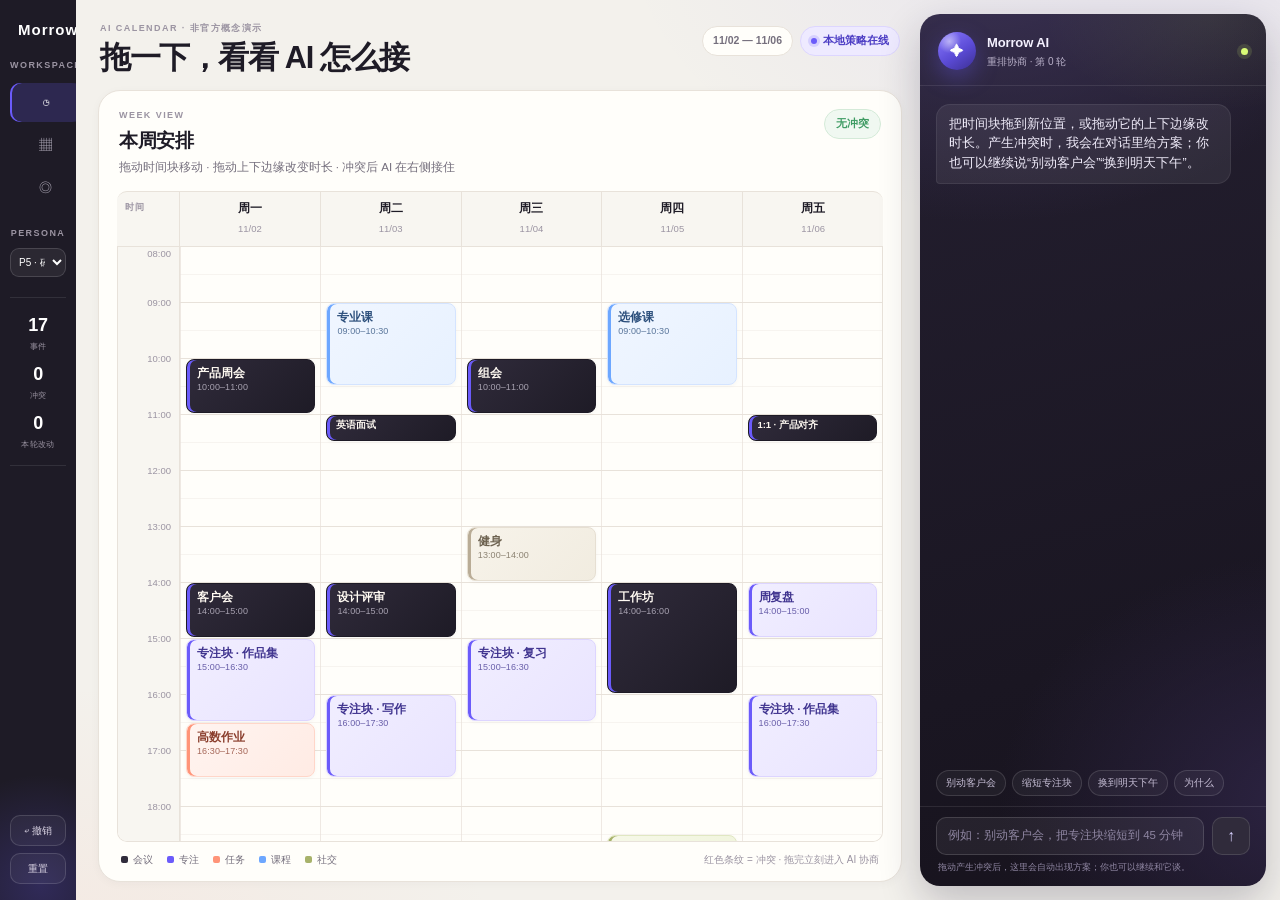
<file: calendar-rescheduler/frontend/index.html>
<!DOCTYPE html>
<html lang="zh-CN">
<head>
<meta charset="UTF-8">
<meta name="viewport" content="width=device-width, initial-scale=1.0">
<title>Morrow · 重排实验室</title>
<link rel="stylesheet" href="style.css">
</head>
<body>
<div class="app">
  <aside class="sidebar">
    <div class="brand">
      <span class="brand-mark">Morrow</span>
      <span class="brand-sub">WARMGRID</span>
    </div>

    <nav class="side-nav">
      <span class="side-label">WORKSPACE</span>
      <button class="side-item active" type="button"><span class="side-ico">◷</span><span>重排实验室</span></button>
      <button class="side-item" type="button"><span class="side-ico">▦</span><span>本周日历</span></button>
      <button class="side-item" type="button"><span class="side-ico">◎</span><span>画像设置</span></button>
    </nav>

    <div class="side-block">
      <span class="side-label">PERSONA</span>
      <select id="persona" aria-label="用户画像"></select>
      <p id="personaHint" class="persona-hint"></p>
    </div>

    <div class="side-stats">
      <div><b id="statEvents">0</b><span>事件</span></div>
      <div><b id="statConflicts">0</b><span>冲突</span></div>
      <div><b id="statChanges">0</b><span>本轮改动</span></div>
    </div>

    <div class="side-foot">
      <button id="undoBtn" class="side-btn" type="button">↩ 撤销</button>
      <button id="resetBtn" class="side-btn" type="button">重置</button>
    </div>
  </aside>

  <main class="main">
    <header class="topbar">
      <div>
        <span class="kicker">AI CALENDAR · 非官方概念演示</span>
        <h1>拖一下，看看 AI 怎么接</h1>
      </div>
      <div class="top-meta">
        <span class="pill">11/02 — 11/06</span>
        <span class="pill live"><i></i>本地策略在线</span>
      </div>
    </header>

    <section class="calendar-card">
      <div class="cal-head">
        <div>
          <span class="kicker">WEEK VIEW</span>
          <h2>本周安排</h2>
          <p>拖动时间块移动 · 拖动上下边缘改变时长 · 冲突后 AI 在右侧接住</p>
        </div>
        <div id="calStatus" class="cal-status ok">无冲突</div>
      </div>

      <div class="week-head">
        <div class="week-corner">时间</div>
        <div class="week-day" data-day="0"><b>周一</b><span>11/02</span></div>
        <div class="week-day" data-day="1"><b>周二</b><span>11/03</span></div>
        <div class="week-day" data-day="2"><b>周三</b><span>11/04</span></div>
        <div class="week-day" data-day="3"><b>周四</b><span>11/05</span></div>
        <div class="week-day" data-day="4"><b>周五</b><span>11/06</span></div>
      </div>

      <div class="cal-scroll" id="calScroll">
        <div class="calendar" id="calendar">
          <div class="time-col" id="timeCol"></div>
          <div class="day-col" data-day="0"></div>
          <div class="day-col" data-day="1"></div>
          <div class="day-col" data-day="2"></div>
          <div class="day-col" data-day="3"></div>
          <div class="day-col" data-day="4"></div>
          <div id="dragTip" class="drag-tip hidden"></div>
        </div>
      </div>

      <div class="legend">
        <span><i class="dot meeting"></i>会议</span>
        <span><i class="dot focus"></i>专注</span>
        <span><i class="dot task"></i>任务</span>
        <span><i class="dot class"></i>课程</span>
        <span><i class="dot social"></i>社交</span>
        <span class="legend-tip">红色条纹 = 冲突 · 拖完立刻进入 AI 协商</span>
      </div>
    </section>
  </main>

  <aside class="chat-panel" id="chatPanel">
    <header class="chat-head">
      <div class="ai-orb"><span>✦</span></div>
      <div class="chat-title">
        <b>Morrow AI</b>
        <small>重排协商 · <span id="roundLabel">第 0 轮</span></small>
      </div>
      <span class="live-dot" title="本地策略在线"></span>
    </header>

    <div class="messages" id="messages"></div>
    <div class="typing hidden" id="typing"><i></i><i></i><i></i><span>在算代价…</span></div>

    <div class="chips" id="chips">
      <button type="button" data-chip="别动客户会">别动客户会</button>
      <button type="button" data-chip="把专注块缩短到 45 分钟">缩短专注块</button>
      <button type="button" data-chip="换到明天下午">换到明天下午</button>
      <button type="button" data-chip="为什么">为什么</button>
    </div>

    <form class="composer" id="composer">
      <input id="chatInput" autocomplete="off" placeholder="例如：别动客户会，把专注块缩短到 45 分钟" />
      <button class="send" type="submit" aria-label="发送">↑</button>
    </form>
    <p class="composer-hint">拖动产生冲突后，这里会自动出现方案；你也可以继续和它谈。</p>
  </aside>
</div>

<div id="toast" class="toast hidden" role="status"></div>
<script src="planner.js"></script>
<script src="app.js"></script>
</body>
</html>
</file>
<file: calendar-rescheduler/frontend/style.css>
:root {
  --wg-bg: #f3f1ec;
  --wg-surface: #fffefa;
  --wg-surface-2: #f8f6f1;
  --wg-surface-3: #fcfbf8;
  --wg-ink: #1e1b26;
  --wg-ink-2: #302b3b;
  --wg-muted: #756f7d;
  --wg-muted-2: #9b94a2;
  --wg-line: #e8e2da;
  --wg-line-strong: #d8d0c6;
  --wg-purple: #6b5bfa;
  --wg-purple-deep: #4b3cc4;
  --wg-purple-soft: #eeeaff;
  --wg-lime: #d9fb76;
  --wg-lime-deep: #b9df49;
  --wg-coral: #ff9478;
  --wg-blue: #6da7ff;
  --wg-danger: #d95252;
  --wg-success: #3e9b63;
  --shadow: 0 2px 10px rgba(38, 30, 55, .035);
  --shadow-rail: 0 16px 40px rgba(31, 23, 53, .24);
  --hour: 56px;
}

* { box-sizing: border-box; }
html, body { margin: 0; height: 100%; }

body {
  font: 14px/1.5 "Segoe UI", "Microsoft YaHei", "PingFang SC", sans-serif;
  color: var(--wg-ink);
  background:
    radial-gradient(900px 520px at 92% -8%, rgba(107, 91, 250, .10), transparent 62%),
    radial-gradient(760px 480px at 4% 108%, rgba(255, 148, 120, .09), transparent 60%),
    var(--wg-bg);
  -webkit-font-smoothing: antialiased;
}

button, input, select { font: inherit; color: inherit; }
button { cursor: pointer; }
h1, h2, h3, p { margin: 0; }

.app {
  display: grid;
  grid-template-columns: 216px minmax(0, 1fr) 384px;
  height: 100vh;
  overflow: hidden;
}

/* ---------------------------------------------------------------- sidebar */
.sidebar {
  background: var(--wg-ink);
  color: #fff;
  padding: 24px 16px 18px;
  display: flex;
  flex-direction: column;
  gap: 24px;
  min-height: 0;
  position: relative;
  overflow: hidden;
}
.sidebar::after {
  content: "";
  position: absolute;
  inset: auto -80px -100px auto;
  width: 230px;
  height: 230px;
  border-radius: 50%;
  background: radial-gradient(circle, rgba(107, 91, 250, .24), transparent 68%);
  pointer-events: none;
}
.brand { padding: 0 8px; position: relative; z-index: 1; }
.brand-mark {
  display: block;
  font-size: 25px;
  font-weight: 800;
  letter-spacing: 4px;
  line-height: 1.1;
}
.brand-sub {
  display: block;
  margin-top: 6px;
  font-size: 9px;
  font-weight: 700;
  letter-spacing: .18em;
  color: var(--wg-muted-2);
}

.side-nav { display: grid; gap: 4px; position: relative; z-index: 1; }
.side-label {
  display: block;
  font-size: 9px;
  font-weight: 800;
  letter-spacing: .16em;
  color: var(--wg-muted-2);
  padding: 0 10px 7px;
}
.side-item {
  display: flex;
  align-items: center;
  gap: 9px;
  width: 100%;
  border: 0;
  background: transparent;
  color: #cfc9d8;
  border-radius: 10px;
  padding: 9px 10px;
  font-size: 12.5px;
  text-align: left;
  transition: .16s ease;
}
.side-item:hover { background: rgba(255, 255, 255, .055); color: #fff; }
.side-item.active {
  background: rgba(107, 91, 250, .20);
  color: #fff;
  box-shadow: inset 2px 0 0 var(--wg-purple);
}
.side-ico { width: 14px; text-align: center; opacity: .8; }

.side-block { position: relative; z-index: 1; }
.side-block select {
  width: 100%;
  border: 1px solid rgba(255, 255, 255, .14);
  background: rgba(255, 255, 255, .06);
  color: #fff;
  border-radius: 9px;
  padding: 8px 9px;
  font-size: 12px;
  outline: none;
}
.side-block select option { color: var(--wg-ink); }
.persona-hint {
  margin-top: 7px;
  padding: 0 2px;
  font-size: 10.5px;
  color: var(--wg-muted-2);
  line-height: 1.45;
}

.side-stats {
  display: grid;
  grid-template-columns: repeat(3, 1fr);
  gap: 6px;
  border-top: 1px solid rgba(255, 255, 255, .09);
  border-bottom: 1px solid rgba(255, 255, 255, .09);
  padding: 14px 2px;
  position: relative;
  z-index: 1;
}
.side-stats div { text-align: center; }
.side-stats b {
  display: block;
  font-size: 18px;
  font-weight: 750;
  font-variant-numeric: tabular-nums;
  letter-spacing: -.02em;
}
.side-stats span {
  display: block;
  font-size: 9px;
  color: var(--wg-muted-2);
  letter-spacing: .05em;
  margin-top: 2px;
}

.side-foot { margin-top: auto; display: grid; gap: 7px; position: relative; z-index: 1; }
.side-btn {
  border: 1px solid rgba(255, 255, 255, .14);
  background: rgba(255, 255, 255, .045);
  color: #d9d3e3;
  border-radius: 10px;
  padding: 8px 10px;
  font-size: 11.5px;
  text-align: left;
  transition: .16s ease;
}
.side-btn:hover { background: rgba(255, 255, 255, .09); color: #fff; }

/* ---------------------------------------------------------------- main */
.main {
  min-width: 0;
  min-height: 0;
  padding: 20px 18px 18px 22px;
  display: flex;
  flex-direction: column;
  gap: 16px;
}
.topbar {
  display: flex;
  align-items: flex-start;
  justify-content: space-between;
  gap: 18px;
  padding: 2px 2px 0;
  flex-shrink: 0;
}
.kicker {
  display: block;
  font-size: 9px;
  font-weight: 800;
  letter-spacing: .16em;
  text-transform: uppercase;
  color: var(--wg-muted-2);
}
.topbar h1 {
  margin-top: 5px;
  font-size: clamp(24px, 2.4vw, 32px);
  line-height: 1.1;
  font-weight: 800;
  letter-spacing: -.045em;
}
.top-meta { display: flex; gap: 7px; padding-top: 4px; flex-wrap: wrap; justify-content: flex-end; }
.pill {
  display: inline-flex;
  align-items: center;
  gap: 6px;
  border: 1px solid var(--wg-line);
  background: var(--wg-surface);
  color: var(--wg-muted);
  border-radius: 999px;
  padding: 6px 10px;
  font-size: 10.5px;
  font-weight: 650;
  white-space: nowrap;
}
.pill.live { color: var(--wg-purple-deep); border-color: #ddd6ff; background: var(--wg-purple-soft); }
.pill.live i {
  width: 6px; height: 6px; border-radius: 50%;
  background: var(--wg-purple);
  box-shadow: 0 0 0 3px rgba(107, 91, 250, .18);
}

.calendar-card {
  background: var(--wg-surface);
  border: 1px solid var(--wg-line);
  border-radius: 22px;
  box-shadow: var(--shadow);
  padding: 18px 18px 12px;
  display: flex;
  flex-direction: column;
  min-height: 0;
  overflow: hidden;
  flex: 1;
}
.cal-head {
  display: flex;
  align-items: flex-start;
  justify-content: space-between;
  gap: 16px;
  padding: 0 2px 14px;
}
.cal-head h2 { margin-top: 4px; font-size: 19px; font-weight: 780; letter-spacing: -.02em; }
.cal-head p { margin-top: 4px; color: var(--wg-muted); font-size: 11.5px; }

.cal-status {
  font-size: 10.5px;
  font-weight: 700;
  border-radius: 999px;
  padding: 6px 11px;
  white-space: nowrap;
  border: 1px solid transparent;
  transition: .2s ease;
}
.cal-status.ok { color: var(--wg-success); background: #f0f8f1; border-color: #d4ead8; }
.cal-status.bad { color: var(--wg-danger); background: #fdf0ef; border-color: #f0cfcc; }
.cal-status.pending { color: #9a6a1f; background: #fbf4e3; border-color: #ecd9ad; }

.week-head {
  display: grid;
  grid-template-columns: 62px repeat(5, minmax(0, 1fr));
  border-top: 1px solid var(--wg-line);
  border-bottom: 1px solid var(--wg-line);
  background: var(--wg-surface-2);
  border-radius: 10px 10px 0 0;
}
.week-corner { padding: 9px 8px; font-size: 9px; font-weight: 800; letter-spacing: .12em; color: var(--wg-muted-2); text-transform: uppercase; }
.week-day { padding: 8px 6px; text-align: center; border-left: 1px solid var(--wg-line); }
.week-day b { display: block; font-size: 11.5px; font-weight: 750; }
.week-day span { font-size: 9.5px; color: var(--wg-muted-2); font-variant-numeric: tabular-nums; }

.cal-scroll {
  flex: 1;
  min-height: 0;
  overflow: auto;
  border: 1px solid var(--wg-line);
  border-top: 0;
  border-radius: 0 0 10px 10px;
  background: var(--wg-surface);
}
.calendar {
  display: grid;
  grid-template-columns: 62px repeat(5, minmax(0, 1fr));
  position: relative;
  min-width: 720px;
}
.time-col {
  position: relative;
  height: calc(var(--hour) * 12);
  background: var(--wg-surface-2);
  border-right: 1px solid var(--wg-line);
  color: var(--wg-muted-2);
  font-size: 9.5px;
  font-variant-numeric: tabular-nums;
}
.time-label { position: absolute; right: 8px; transform: translateY(-50%); }
.time-label:first-child { transform: translateY(0); }
.day-col {
  position: relative;
  height: calc(var(--hour) * 12);
  border-left: 1px solid rgba(232, 226, 218, .7);
  background-image:
    repeating-linear-gradient(to bottom, transparent 0, transparent calc(var(--hour) - 1px), var(--wg-line) calc(var(--hour) - 1px), var(--wg-line) var(--hour)),
    repeating-linear-gradient(to bottom, transparent 0, transparent calc(var(--hour) / 2 - 1px), rgba(232, 226, 218, .34) calc(var(--hour) / 2 - 1px), rgba(232, 226, 218, .34) calc(var(--hour) / 2));
  background-size: 100% var(--hour), 100% var(--hour);
}

/* ---------------------------------------------------------------- events */
.event {
  --accent: var(--wg-purple);
  position: absolute;
  left: 5px;
  right: 5px;
  border-radius: 8px;
  padding: 6px 8px 6px 10px;
  overflow: hidden;
  border: 1px solid transparent;
  box-shadow: inset 3px 0 0 var(--accent), 0 1px 4px rgba(38, 30, 55, .04);
  user-select: none;
  touch-action: none;
  transition: box-shadow .16s ease, transform .16s ease, border-color .16s ease;
  z-index: 2;
}
.event:hover { box-shadow: inset 3px 0 0 var(--accent), 0 8px 20px rgba(38, 30, 55, .13); z-index: 6; }
.event .event-body { cursor: grab; height: 100%; }
.event .event-body:active { cursor: grabbing; }
.event b {
  display: block;
  font-size: 11.5px;
  line-height: 1.25;
  font-weight: 750;
  white-space: nowrap;
  overflow: hidden;
  text-overflow: ellipsis;
  letter-spacing: -.01em;
}
.event .etime {
  display: block;
  margin-top: 1px;
  font-size: 9px;
  opacity: .76;
  font-variant-numeric: tabular-nums;
  letter-spacing: .01em;
}
.event[data-tiny="1"] { padding: 3px 6px 3px 9px; }
.event[data-tiny="1"] .etime { display: none; }
.event[data-tiny="1"] b { font-size: 9.5px; }

.event.meeting {
  --accent: var(--wg-purple);
  background: linear-gradient(135deg, #302b3b, #1e1b26);
  border-color: #1e1b26;
  color: #fffaf2;
}
.event.meeting b { color: #fffaf2; }
.event.meeting .etime { color: #cfc9d8; }

.event.focus {
  --accent: var(--wg-purple);
  background: linear-gradient(135deg, #f1eeff, #e9e4ff);
  border-color: #ddd5ff;
  color: #3f338f;
}
.event.task {
  --accent: var(--wg-coral);
  background: linear-gradient(135deg, #fff4f0, #ffebe4);
  border-color: #ffd6c9;
  color: #8a3d2c;
}
.event.class {
  --accent: var(--wg-blue);
  background: linear-gradient(135deg, #f0f6ff, #e7f1ff);
  border-color: #d4e4ff;
  color: #2c4f7c;
}
.event.social {
  --accent: #a7b26a;
  background: linear-gradient(135deg, #f6f8e8, #eef3d8);
  border-color: #e0e7c2;
  color: #56602b;
}
.event.routine {
  --accent: #b9ac96;
  background: linear-gradient(135deg, #f7f3ea, #f1ece0);
  border-color: #e6dfd2;
  color: #6d6250;
}

.event .handle {
  position: absolute;
  left: 0; right: 0;
  height: 8px;
  cursor: ns-resize;
  z-index: 4;
}
.event .handle.top { top: -1px; }
.event .handle.bottom { bottom: -1px; }
.event .handle::after {
  content: "";
  position: absolute;
  left: 50%;
  top: 3px;
  width: 26px;
  height: 2px;
  border-radius: 2px;
  background: currentColor;
  opacity: 0;
  transform: translateX(-50%);
  transition: opacity .15s ease;
}
.event:hover .handle::after { opacity: .32; }

.event.dragging {
  z-index: 50;
  transform: scale(1.025);
  box-shadow: inset 3px 0 0 var(--accent), 0 18px 38px rgba(31, 23, 53, .22);
  opacity: .97;
}
.event.conflict {
  border-color: var(--wg-danger) !important;
  background-image: repeating-linear-gradient(135deg, rgba(217, 82, 82, .10) 0 8px, rgba(217, 82, 82, 0) 8px 16px) !important;
  box-shadow: inset 3px 0 0 var(--wg-danger), 0 0 0 1px rgba(217, 82, 82, .35);
  animation: conflictPulse 1.4s ease-in-out infinite;
}
.event.conflict::after {
  content: "!";
  position: absolute;
  right: 5px; top: 4px;
  width: 15px; height: 15px;
  border-radius: 50%;
  background: var(--wg-danger);
  color: #fff;
  font-size: 10px;
  font-weight: 800;
  display: grid;
  place-items: center;
}
.event.conflict .event-body { cursor: not-allowed; }
@keyframes conflictPulse {
  0%, 100% { box-shadow: inset 3px 0 0 var(--wg-danger), 0 0 0 0 rgba(217, 82, 82, .20); }
  50% { box-shadow: inset 3px 0 0 var(--wg-danger), 0 0 0 5px rgba(217, 82, 82, .045); }
}

.drag-tip {
  position: fixed;
  z-index: 80;
  background: var(--wg-ink-2);
  color: #fff;
  font-size: 10.5px;
  padding: 5px 9px;
  border-radius: 7px;
  pointer-events: none;
  box-shadow: 0 8px 20px rgba(24, 17, 38, .24);
  font-variant-numeric: tabular-nums;
}
.hidden { display: none !important; }

.legend {
  display: flex;
  align-items: center;
  gap: 14px;
  padding: 10px 4px 2px;
  color: var(--wg-muted);
  font-size: 10px;
  flex-wrap: wrap;
}
.legend .dot { display: inline-block; width: 7px; height: 7px; border-radius: 2px; margin-right: 5px; }
.dot.meeting { background: var(--wg-ink-2); }
.dot.focus { background: var(--wg-purple); }
.dot.task { background: var(--wg-coral); }
.dot.class { background: var(--wg-blue); }
.dot.social { background: #a7b26a; }
.legend-tip { margin-left: auto; color: var(--wg-muted-2); }

/* ---------------------------------------------------------------- dark AI rail */
.chat-panel {
  background:
    radial-gradient(620px 420px at 18% -6%, #3a3154 0%, transparent 62%),
    radial-gradient(520px 420px at 110% 90%, #2c2342 0%, transparent 58%),
    linear-gradient(165deg, #241f30 0%, #1a1622 72%, #17131d 100%);
  color: #f4f1ff;
  margin: 14px 14px 14px 0;
  border-radius: 20px;
  box-shadow: var(--shadow-rail);
  display: flex;
  flex-direction: column;
  min-height: 0;
  overflow: hidden;
  position: relative;
}
.chat-panel::before {
  content: "";
  position: absolute;
  inset: 0;
  pointer-events: none;
  background: radial-gradient(240px 140px at 84% 0%, rgba(217, 251, 118, .08), transparent 70%);
}
.chat-head {
  display: flex;
  align-items: center;
  gap: 11px;
  padding: 18px 18px 15px;
  border-bottom: 1px solid rgba(255, 255, 255, .09);
  position: relative;
  z-index: 1;
  flex-shrink: 0;
}
.ai-orb {
  width: 38px; height: 38px;
  border-radius: 50%;
  display: grid;
  place-items: center;
  background:
    radial-gradient(circle at 30% 25%, rgba(255, 255, 255, .5), transparent 30%),
    linear-gradient(145deg, #8b7bff, #5b4bd6 55%, #3c2f92);
  color: #fff;
  font-size: 14px;
  box-shadow: 0 8px 22px rgba(107, 91, 250, .35);
}
.chat-title b { display: block; font-size: 13px; letter-spacing: -.01em; }
.chat-title small { display: block; margin-top: 2px; font-size: 10px; color: #b9b1c9; }
.live-dot {
  margin-left: auto;
  width: 7px; height: 7px;
  border-radius: 50%;
  background: var(--wg-lime);
  box-shadow: 0 0 0 4px rgba(217, 251, 118, .13);
  animation: livePulse 2.4s ease-in-out infinite;
}
@keyframes livePulse {
  0%, 100% { box-shadow: 0 0 0 3px rgba(217, 251, 118, .10); opacity: .9; }
  50% { box-shadow: 0 0 0 6px rgba(217, 251, 118, .03); opacity: 1; }
}

.messages {
  flex: 1;
  min-height: 0;
  overflow-y: auto;
  padding: 18px 16px 10px;
  display: flex;
  flex-direction: column;
  gap: 12px;
  scroll-behavior: smooth;
  position: relative;
  z-index: 1;
}
.messages::-webkit-scrollbar, .cal-scroll::-webkit-scrollbar { width: 7px; height: 7px; }
.messages::-webkit-scrollbar-thumb { background: rgba(255, 255, 255, .16); border-radius: 99px; }
.cal-scroll::-webkit-scrollbar-thumb { background: var(--wg-line-strong); border-radius: 99px; }

.message {
  max-width: 94%;
  padding: 10px 12px;
  border-radius: 14px;
  font-size: 12.5px;
  line-height: 1.55;
  animation: msgIn .24s ease both;
}
.message.user {
  align-self: flex-end;
  background: linear-gradient(145deg, #7b6bff, #5f4de8);
  color: #fff;
  border-bottom-right-radius: 4px;
  box-shadow: 0 6px 18px rgba(95, 77, 232, .22);
}
.message.assistant {
  align-self: flex-start;
  background: rgba(255, 255, 255, .065);
  color: #f0ecfa;
  border: 1px solid rgba(255, 255, 255, .07);
  border-bottom-left-radius: 4px;
}
.message.system {
  align-self: center;
  color: #9f96b2;
  font-size: 10px;
  background: transparent;
  padding: 2px 8px;
  text-align: center;
}
@keyframes msgIn {
  from { opacity: 0; transform: translateY(6px); }
  to { opacity: 1; transform: none; }
}

/* ---------------------------------------------------------------- proposal card */
.proposal {
  margin-top: 10px;
  background: rgba(255, 255, 255, .07);
  border: 1px solid rgba(255, 255, 255, .12);
  border-radius: 14px;
  padding: 12px;
  box-shadow: inset 0 1px 0 rgba(255, 255, 255, .05);
  min-width: 270px;
}
.proposal .p-head { display: flex; align-items: center; gap: 7px; margin-bottom: 8px; }
.proposal .p-badge {
  font-size: 8.5px;
  font-weight: 800;
  letter-spacing: .1em;
  color: #3f338f;
  background: var(--wg-purple-soft);
  border-radius: 5px;
  padding: 2px 6px;
}
.proposal .p-summary { flex: 1; font-size: 11.5px; font-weight: 700; color: #fff; line-height: 1.35; }
.proposal .p-tier {
  font-size: 8.5px;
  font-weight: 700;
  color: #d8d1ff;
  background: rgba(107, 91, 250, .18);
  border: 1px solid rgba(107, 91, 250, .35);
  border-radius: 999px;
  padding: 1px 7px;
  white-space: nowrap;
}

.bill { display: grid; grid-template-columns: repeat(4, 1fr); gap: 5px; margin: 8px 0; }
.bill span {
  background: rgba(255, 255, 255, .045);
  border: 1px solid rgba(255, 255, 255, .08);
  border-radius: 8px;
  padding: 5px 4px;
  font-size: 8.5px;
  color: #a99fbb;
  text-align: center;
  letter-spacing: .03em;
}
.bill b { display: block; margin-top: 1px; color: #fff; font-size: 12px; font-variant-numeric: tabular-nums; }

.changes { margin: 0; padding: 0; list-style: none; display: grid; gap: 4px; }
.changes li {
  display: flex;
  gap: 6px;
  align-items: baseline;
  font-size: 10.5px;
  line-height: 1.4;
  color: #ddd6ec;
  background: rgba(255, 255, 255, .04);
  border-radius: 7px;
  padding: 5px 7px;
}
.changes li b { color: #fff; font-weight: 650; }
.changes li .arrow { color: #b9aaff; font-weight: 700; }
.changes li em { margin-left: auto; font-style: normal; color: #9f96b2; font-size: 9px; white-space: nowrap; }
.changes .empty { color: #a99fbb; font-size: 10.5px; }

.alts { display: flex; gap: 5px; margin: 8px 0 2px; flex-wrap: wrap; }
.alts button {
  border: 1px solid rgba(255, 255, 255, .13);
  background: rgba(255, 255, 255, .04);
  border-radius: 7px;
  padding: 5px 7px;
  font-size: 9px;
  color: #b9b1c9;
  transition: .15s ease;
}
.alts button:hover, .alts button.active {
  border-color: rgba(107, 91, 250, .65);
  background: rgba(107, 91, 250, .20);
  color: #fff;
}

.proposal .actions { display: flex; gap: 6px; margin-top: 9px; }
.proposal .actions button {
  border: 1px solid rgba(255, 255, 255, .14);
  background: transparent;
  color: #cfc8dc;
  border-radius: 8px;
  padding: 7px 9px;
  font-size: 10px;
  transition: .15s ease;
}
.proposal .actions .primary {
  flex: 1;
  background: var(--wg-purple-soft);
  border-color: var(--wg-purple-soft);
  color: #3f338f;
  font-weight: 750;
}
.proposal .actions .primary:hover { background: #fff; }
.proposal .actions .ghostbtn:hover { color: #fff; border-color: rgba(255, 255, 255, .3); }
.proposal .p-note {
  margin-top: 7px;
  color: #a99fbb;
  font-size: 9px;
  line-height: 1.45;
}

.typing {
  display: flex;
  align-items: center;
  gap: 7px;
  padding: 4px 18px 8px;
  color: #a99fbb;
  font-size: 10px;
  flex-shrink: 0;
}
.typing i { width: 4px; height: 4px; border-radius: 50%; background: #b9aaff; animation: blink 1.1s infinite; }
.typing i:nth-child(2) { animation-delay: .15s; }
.typing i:nth-child(3) { animation-delay: .3s; }
@keyframes blink { 0%, 80%, 100% { opacity: .2; } 40% { opacity: 1; } }

.chips { display: flex; gap: 6px; padding: 4px 16px 10px; overflow-x: auto; flex-shrink: 0; }
.chips button {
  border: 1px solid rgba(255, 255, 255, .13);
  background: rgba(255, 255, 255, .045);
  border-radius: 999px;
  padding: 5px 9px;
  font-size: 9.5px;
  color: #c5bdd4;
  white-space: nowrap;
  transition: .15s ease;
}
.chips button:hover { border-color: rgba(107, 91, 250, .45); color: #d8d1ff; background: rgba(107, 91, 250, .12); }

.composer {
  display: flex;
  gap: 8px;
  padding: 10px 16px 4px;
  border-top: 1px solid rgba(255, 255, 255, .09);
  flex-shrink: 0;
}
.composer input {
  flex: 1;
  min-width: 0;
  border: 1px solid rgba(255, 255, 255, .14);
  background: rgba(255, 255, 255, .06);
  border-radius: 10px;
  padding: 9px 11px;
  font-size: 11.5px;
  color: #fff;
  outline: none;
  transition: .15s ease;
}
.composer input::placeholder { color: #8f86a2; }
.composer input:focus { border-color: rgba(107, 91, 250, .65); box-shadow: 0 0 0 3px rgba(107, 91, 250, .14); }
.composer .send {
  width: 38px;
  border: 1px solid rgba(255, 255, 255, .12);
  border-radius: 10px;
  background: var(--wg-ink-2);
  color: #d8d1ff;
  font-size: 16px;
  transition: .15s ease;
}
.composer .send:hover { background: #3a3348; }
.composer-hint { padding: 2px 18px 12px; font-size: 9px; color: #8f86a2; }

.toast {
  position: fixed;
  left: 50%;
  bottom: 26px;
  transform: translateX(-50%);
  background: var(--wg-ink);
  color: #fff;
  padding: 9px 14px;
  border-radius: 999px;
  font-size: 11px;
  box-shadow: 0 10px 30px rgba(24, 17, 38, .24);
  z-index: 100;
  animation: toastIn .2s ease both;
}
@keyframes toastIn { from { opacity: 0; transform: translate(-50%, 6px); } to { opacity: 1; transform: translate(-50%, 0); } }

/* ---------------------------------------------------------------- responsive */
@media (max-width: 1280px) {
  .app { grid-template-columns: 76px minmax(0, 1fr) 360px; }
  .sidebar { padding: 22px 10px 16px; gap: 20px; }
  .brand-mark { font-size: 15px; letter-spacing: 1px; text-align: center; }
  .brand-sub { display: none; }
  .side-item { justify-content: center; padding: 10px 6px; }
  .side-item span:not(.side-ico) { display: none; }
  .side-label { text-align: center; padding-left: 0; padding-right: 0; }
  .side-block select { padding: 7px 4px; font-size: 10px; }
  .persona-hint { display: none; }
  .side-stats { grid-template-columns: 1fr; gap: 8px; }
  .side-stats span { font-size: 8px; }
  .side-btn { text-align: center; padding: 7px 4px; font-size: 10px; }
}

@media (max-width: 1080px) {
  .app {
    grid-template-columns: 76px minmax(0, 1fr);
    grid-template-rows: minmax(0, 1fr) 500px;
    height: 100vh;
  }
  .sidebar { grid-row: 1 / 3; }
  .main { grid-column: 2; grid-row: 1; padding: 16px 16px 10px; }
  .chat-panel { grid-column: 2; grid-row: 2; margin: 0 16px 16px; }
  .topbar h1 { font-size: 24px; }
}

@media (max-width: 760px) {
  .app { display: block; height: auto; min-height: 100vh; }
  .sidebar {
    display: flex;
    flex-direction: row;
    align-items: center;
    gap: 10px;
    padding: 10px 12px;
    position: sticky;
    top: 0;
    z-index: 40;
  }
  .brand { padding: 0; }
  .brand-mark { font-size: 17px; letter-spacing: 2px; }
  .side-nav, .side-block, .side-stats { display: none; }
  .side-foot { margin: 0 0 0 auto; display: flex; gap: 6px; }
  .side-btn { padding: 5px 8px; font-size: 10px; }
  .main { padding: 12px; }
  .topbar { gap: 8px; }
  .topbar h1 { font-size: 20px; }
  .top-meta { display: none; }
  .calendar-card { padding: 12px 10px 8px; border-radius: 18px; }
  .cal-scroll { height: 520px; flex: none; }
  .calendar { min-width: 0; }
  .event b { font-size: 9.5px; }
  .event .etime { font-size: 8px; }
  .cal-head p { display: none; }
  .legend { display: none; }
  .chat-panel { margin: 0 12px 12px; height: 560px; border-radius: 18px; }
}
</file>
